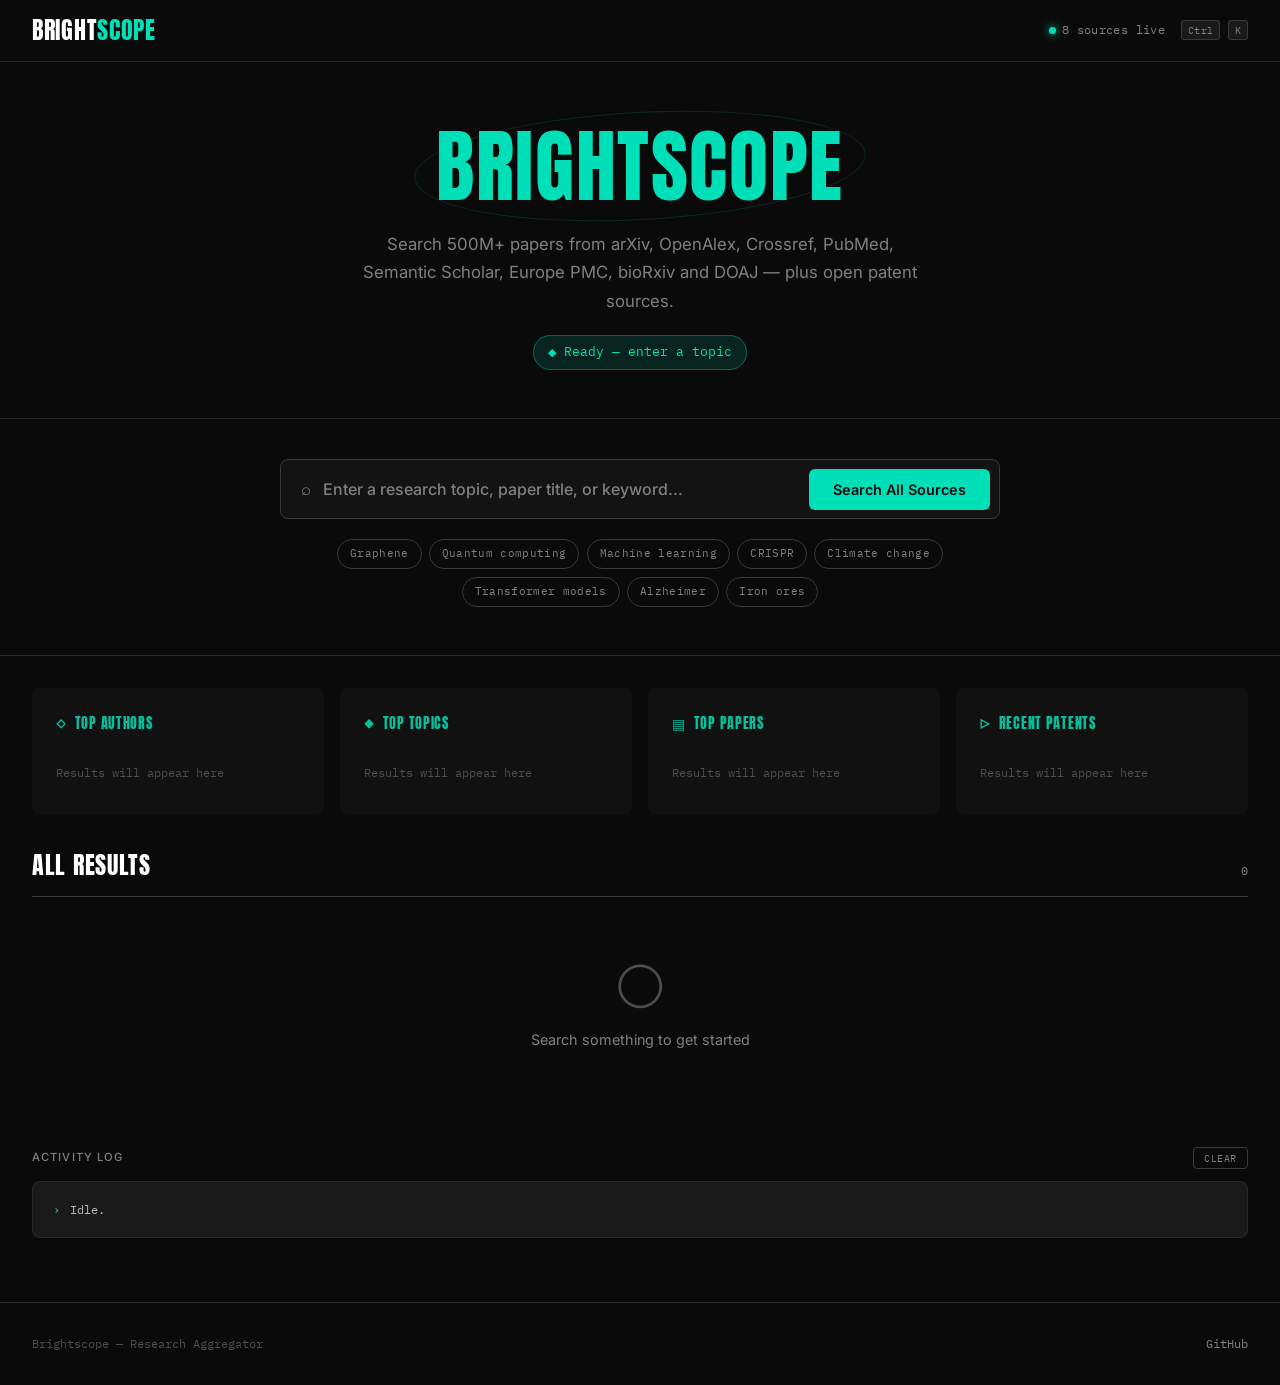
<file: index.html>
<!DOCTYPE html>
<html lang="en">
<head>
<meta charset="UTF-8">
<meta name="viewport" content="width=device-width,initial-scale=1">
<title>BrightScope — Research Paper Search</title>
<link rel="preconnect" href="https://fonts.googleapis.com">
<link rel="preconnect" href="https://fonts.gstatic.com" crossorigin>
<link href="https://fonts.googleapis.com/css2?family=Anton&family=Inter:wght@400;500;600;700&family=IBM+Plex+Mono:wght@400;500;600&display=swap" rel="stylesheet">
<style>
:root {
  --bg:#0a0a0a;--bg2:#111;--bg3:#1a1a1a;--surface:#131313;--surface2:#1a1a1a;
  --border:#2a2a2a;--border2:#3a3a3a;--border3:#525252;
  --text:#fff;--text2:#b8b8b8;--text3:#808080;--text4:#4d4d4d;
  --teal:#00e0b8;--teal2:#00b894;--teal-dim:rgba(0,224,184,0.12);--teal-border:rgba(0,224,184,0.35);
  --mono:'IBM Plex Mono',ui-monospace,monospace;
  --sans:'Inter',-apple-system,BlinkMacSystemFont,sans-serif;
  --display:'Anton','Inter',sans-serif;
  --radius:8px;--transition:0.15s ease;
}
*,*::before,*::after{box-sizing:border-box;margin:0;padding:0}
html{scroll-behavior:smooth}
body{font-family:var(--sans);background:var(--bg);color:var(--text);min-height:100vh;overflow-x:hidden;font-size:15px;line-height:1.6;-webkit-font-smoothing:antialiased}
::-webkit-scrollbar{width:10px;height:10px}
::-webkit-scrollbar-track{background:var(--bg)}
::-webkit-scrollbar-thumb{background:var(--border2);border-radius:5px}
::-webkit-scrollbar-thumb:hover{background:var(--border3)}
header{display:flex;align-items:center;justify-content:space-between;padding:1.15rem 2rem;background:var(--bg);border-bottom:1px solid var(--border);position:sticky;top:0;z-index:100}
.logo{font-family:var(--display);font-size:1.5rem;font-weight:400;letter-spacing:0.03em;text-transform:uppercase;color:var(--text);line-height:1}
.logo span{color:var(--teal)}
.header-right{display:flex;align-items:center;gap:1rem;font-family:var(--mono);font-size:0.72rem;color:var(--text3);letter-spacing:0.03em}
.status-dot{width:7px;height:7px;border-radius:50%;background:var(--teal);display:inline-block;margin-right:6px;box-shadow:0 0 8px var(--teal);animation:blink 2s ease-in-out infinite}
@keyframes blink{0%,100%{opacity:1}50%{opacity:0.3}}
kbd{font-family:var(--mono);font-size:0.65rem;padding:2px 6px;border-radius:3px;background:var(--surface2);border:1px solid var(--border2);color:var(--text3)}
.hero{position:relative;padding:4rem 2rem 3rem;text-align:center;border-bottom:1px solid var(--border);overflow:hidden;min-height:280px;transition:min-height 0.4s ease}
.hero.has-image{min-height:380px}
.hero-image{position:absolute;inset:0;z-index:0;animation:fadeIn 0.6s ease-out}
.hero-image img{width:100%;height:100%;object-fit:cover;opacity:0.28;filter:grayscale(0.7) contrast(1.15) brightness(0.9)}
.hero-image-overlay{position:absolute;inset:0;background:radial-gradient(ellipse at center,transparent 0%,rgba(10,10,10,0.6) 50%,var(--bg) 85%)}
@keyframes fadeIn{from{opacity:0}to{opacity:1}}
.hero-content{position:relative;z-index:1;max-width:800px;margin:0 auto}
.hero h1{font-family:var(--display);font-size:clamp(2.5rem,7vw,5rem);font-weight:400;line-height:1;letter-spacing:0.02em;text-transform:uppercase;color:var(--teal);margin-bottom:1.5rem}
.hero h1 .halo{display:inline-block;position:relative}
.hero h1 .halo::after{content:'';position:absolute;inset:-14px -22px;border:1px solid var(--teal);border-radius:50%;opacity:0.15;transform:rotate(-3deg)}
.hero p{font-size:1.05rem;color:var(--text3);max-width:560px;margin:0 auto 1.25rem;line-height:1.7}
.hero-status{font-family:var(--mono);font-size:0.8rem;color:var(--teal);display:inline-flex;align-items:center;gap:0.5rem;padding:6px 14px;border:1px solid var(--teal-border);border-radius:100px;background:var(--teal-dim)}
.hero-status::before{content:'◆';font-size:0.7rem;color:var(--teal)}
.search-section{padding:2.5rem 2rem 3rem;background:var(--bg);border-bottom:1px solid var(--border)}
.search-wrap{max-width:720px;margin:0 auto}
.search-box{display:flex;align-items:center;background:var(--surface);border:1px solid var(--border2);border-radius:var(--radius);padding:0.55rem 0.55rem 0.55rem 1.25rem;gap:0.75rem;transition:border-color var(--transition)}
.search-box:focus-within{border-color:var(--teal)}
.search-icon{color:var(--text3);font-size:1.05rem;flex-shrink:0}
.search-input{flex:1;background:none;border:none;outline:none;color:var(--text);font-family:var(--sans);font-size:1rem;font-weight:500}
.search-input::placeholder{color:var(--text3)}
.clear-input{background:none;border:none;color:var(--text3);cursor:pointer;font-size:0.9rem;padding:4px 8px;border-radius:4px;transition:all var(--transition);display:none}
.clear-input:hover{color:var(--text);background:var(--surface2)}
.clear-input.visible{display:block}
.search-btn{display:inline-flex;align-items:center;gap:0.5rem;padding:0.75rem 1.5rem;background:var(--teal);color:var(--bg);font-family:var(--sans);font-size:0.9rem;font-weight:600;border:none;border-radius:6px;cursor:pointer;transition:transform var(--transition),background var(--transition);flex-shrink:0}
.search-btn:hover:not(:disabled){background:var(--teal2)}
.search-btn:active:not(:disabled){transform:scale(0.97)}
.search-btn:disabled{opacity:0.6;cursor:not-allowed}
.btn-spin{width:14px;height:14px;border:2px solid rgba(0,0,0,0.25);border-top-color:var(--bg);border-radius:50%;animation:spin 0.6s linear infinite;display:none}
@keyframes spin{to{transform:rotate(360deg)}}
.suggestions{display:flex;flex-wrap:wrap;gap:0.45rem;justify-content:center;margin-top:1.25rem}
.sug{font-family:var(--mono);font-size:0.7rem;letter-spacing:0.03em;padding:5px 12px;border-radius:100px;background:transparent;border:1px solid var(--border2);color:var(--text3);cursor:pointer;transition:all var(--transition)}
.sug:hover{border-color:var(--teal);color:var(--teal);background:var(--teal-dim)}
.sug:active{transform:scale(0.96)}
.main{max-width:1280px;margin:0 auto;padding:2rem}
.stats-grid{display:grid;grid-template-columns:repeat(4,1fr);gap:1rem;margin-bottom:2rem}
@media(max-width:900px){.stats-grid{grid-template-columns:repeat(2,1fr)}}
@media(max-width:520px){.stats-grid{grid-template-columns:1fr}}
.stat-card{background:var(--bg2);border:none;border-radius:var(--radius);padding:1.5rem;transition:background var(--transition),transform var(--transition),box-shadow var(--transition)}
.stat-card:hover{background:var(--surface);transform:translateY(-2px);box-shadow:0 8px 24px rgba(0,0,0,0.3)}
.stat-header{display:flex;align-items:center;gap:0.5rem;font-family:var(--display);font-size:0.9rem;font-weight:400;letter-spacing:0.05em;text-transform:uppercase;color:var(--teal);margin-bottom:1.25rem;opacity:0.85}
.stat-header .icon{font-size:0.9rem}
.stat-list{display:flex;flex-direction:column;gap:0.5rem}
.stat-item{display:flex;justify-content:space-between;align-items:baseline;gap:0.75rem;font-size:0.85rem;padding:5px 8px;line-height:1.4;border-radius:4px;transition:background var(--transition)}
.stat-item.clickable{cursor:pointer}
.stat-item.clickable:hover{background:var(--surface)}
.stat-item.clickable:hover .name{color:var(--teal)}
.stat-item .name{color:var(--text);font-weight:500;overflow:hidden;text-overflow:ellipsis;white-space:nowrap;flex:1;transition:color var(--transition)}
.stat-item .count{font-family:var(--mono);font-size:0.68rem;color:var(--text4);flex-shrink:0;padding-top:1px}
.stat-empty{font-family:var(--mono);font-size:0.75rem;color:var(--text4);padding:0.5rem 0}

/* ─── TIMELINE ─── */
.timeline-section{
  background:var(--bg2);
  border-radius:var(--radius);
  padding:1.75rem 1.75rem 1.5rem;
  margin-bottom:2rem;
  display:none;
  animation:slideIn 0.3s ease both;
}
.timeline-section.visible{display:block}
.timeline-header{
  display:flex;align-items:center;justify-content:space-between;
  flex-wrap:wrap;gap:0.75rem;margin-bottom:1.5rem;
}
.timeline-title{
  font-family:var(--display);font-size:1rem;font-weight:400;
  letter-spacing:0.05em;text-transform:uppercase;
  color:var(--teal);opacity:0.85;
}
.timeline-meta{
  font-family:var(--mono);font-size:0.72rem;
  color:var(--text3);display:flex;gap:1rem;flex-wrap:wrap;
}
.timeline-meta b{color:var(--text);font-weight:500}
.timeline-clear{
  font-family:var(--mono);font-size:0.65rem;
  padding:3px 10px;border-radius:4px;
  background:transparent;border:1px solid var(--teal-border);
  color:var(--teal);cursor:pointer;
  transition:all var(--transition);
  letter-spacing:0.05em;text-transform:uppercase;
}
.timeline-clear:hover{background:var(--teal-dim)}

.timeline-bars{
  display:flex;align-items:flex-end;
  gap:4px;height:140px;
  padding-bottom:0.5rem;
  border-bottom:1px solid var(--border);
  overflow-x:auto;
}
.year-bar{
  flex:1;min-width:20px;
  display:flex;flex-direction:column;
  align-items:center;justify-content:flex-end;
  height:100%;position:relative;cursor:pointer;
  transition:opacity var(--transition);
}
.year-bar.dimmed{opacity:0.25}
.year-bar:hover .year-fill{background:var(--teal2)}
.year-bar.selected .year-fill{background:var(--teal)}
.year-bar.selected .year-label{color:var(--teal);font-weight:600}
.year-fill{
  width:100%;background:var(--border3);
  border-radius:3px 3px 0 0;
  transition:background var(--transition), height 0.4s ease;
  min-height:2px;
}
.year-count{
  position:absolute;top:-22px;
  font-family:var(--mono);font-size:0.62rem;
  color:var(--text3);
  opacity:0;
  transition:opacity var(--transition);
}
.year-bar:hover .year-count{opacity:1}
.year-label{
  font-family:var(--mono);font-size:0.62rem;
  color:var(--text4);margin-top:0.5rem;
  white-space:nowrap;transition:color var(--transition);
}
.year-bar:hover .year-label{color:var(--text2)}

/* ─── RESULTS ─── */
.results-header{display:flex;align-items:baseline;justify-content:space-between;padding-bottom:0.75rem;margin-bottom:0;border-bottom:1px solid var(--border2);flex-wrap:wrap;gap:0.75rem}
.results-header h2{font-family:var(--display);font-size:1.5rem;font-weight:400;letter-spacing:0.03em;text-transform:uppercase}
.results-meta{display:flex;align-items:center;gap:0.75rem;font-family:var(--mono);font-size:0.72rem;color:var(--text3);flex-wrap:wrap}
.source-chip{padding:2px 8px;border-radius:3px;background:var(--surface);border:1px solid var(--border);color:var(--text3);cursor:pointer;transition:all var(--transition)}
.source-chip:hover{border-color:var(--teal);color:var(--teal)}
.source-chip.active{border-color:var(--teal);color:var(--teal);background:var(--teal-dim)}
.results-list{display:flex;flex-direction:column;gap:0}
.result-card{background:transparent;border:none;border-bottom:1px solid var(--border);border-radius:0;padding:1.25rem 0.25rem;transition:padding var(--transition);animation:slideIn 0.25s ease both;position:relative}
.result-card::before{content:'';position:absolute;left:-12px;top:1.25rem;bottom:1.25rem;width:2px;background:transparent;transition:background var(--transition);border-radius:2px}
.result-card:hover{padding-left:1rem}
.result-card:hover::before{background:var(--teal)}
@keyframes slideIn{from{opacity:0;transform:translateY(-4px)}to{opacity:1;transform:translateY(0)}}
.result-top{display:flex;justify-content:space-between;align-items:flex-start;gap:1rem;margin-bottom:0.65rem;flex-wrap:wrap}
.result-title{font-family:var(--sans);font-size:1rem;font-weight:600;color:var(--text);line-height:1.4;flex:1;min-width:0}
.result-title a{color:inherit;text-decoration:none}
.result-title a:hover{color:var(--teal)}
.type-badge{font-family:var(--mono);font-size:0.62rem;letter-spacing:0.05em;text-transform:uppercase;font-weight:500;padding:3px 9px;border-radius:4px;border:1px solid var(--border2);color:var(--text2);flex-shrink:0}
.type-badge.paper{border-color:var(--teal-border);color:var(--teal);background:var(--teal-dim)}
.type-badge.patent{color:var(--text2)}
.result-meta{display:flex;flex-wrap:wrap;gap:1rem;font-family:var(--mono);font-size:0.72rem;color:var(--text3);margin-bottom:0.5rem}
.result-meta .sep::before{content:'•';margin-right:1rem;color:var(--text4)}
.result-meta b{color:var(--text2);font-weight:500}
.result-abstract{font-size:0.85rem;color:var(--text3);line-height:1.6;margin-bottom:0.65rem}
.result-actions{display:flex;gap:0.5rem;flex-wrap:wrap}
.result-actions a,.result-actions button{font-family:var(--mono);font-size:0.7rem;letter-spacing:0.03em;padding:6px 12px;border-radius:5px;background:transparent;border:1px solid var(--border2);color:var(--text2);text-decoration:none;cursor:pointer;transition:all var(--transition)}
.result-actions a:hover,.result-actions button:hover{border-color:var(--teal);color:var(--teal);background:var(--teal-dim)}
.result-actions a:active,.result-actions button:active{transform:scale(0.96)}
.empty-state{text-align:center;padding:4rem 2rem;color:var(--text3)}
.empty-icon{font-size:2rem;margin-bottom:1rem;color:var(--text4)}
.empty-state p{font-size:0.9rem}
.log-section{max-width:1280px;margin:0 auto;padding:0 2rem 4rem}
.log-header{display:flex;align-items:center;justify-content:space-between;font-family:var(--sans);font-size:0.7rem;font-weight:500;letter-spacing:0.1em;text-transform:uppercase;color:var(--text3);margin-bottom:0.75rem}
.log-clear{font-family:var(--mono);font-size:0.65rem;padding:3px 10px;border-radius:4px;background:transparent;border:1px solid var(--border2);color:var(--text3);cursor:pointer;transition:all var(--transition);letter-spacing:0.05em;text-transform:uppercase}
.log-clear:hover{border-color:var(--teal);color:var(--teal)}
.log-clear:active{transform:scale(0.96)}
.log-box{background:var(--bg3);border:1px solid var(--border);border-radius:var(--radius);padding:1rem 1.25rem;font-family:var(--mono);font-size:0.78rem;color:var(--text2);line-height:1.8;max-height:220px;overflow-y:auto}
.log-line{display:flex;gap:0.6rem;align-items:flex-start}
.log-line .prefix{color:var(--teal);flex-shrink:0}
.log-line.warn .prefix{color:#f5c518}
.log-line.err .prefix{color:#ff3355}
.footer{max-width:1280px;margin:0 auto;padding:2rem;border-top:1px solid var(--border);font-family:var(--mono);font-size:0.72rem;color:var(--text4);display:flex;justify-content:space-between;flex-wrap:wrap;gap:1rem}
.footer a{color:var(--text3);text-decoration:none}
.footer a:hover{color:var(--teal)}
.toast{position:fixed;bottom:1.5rem;right:1.5rem;background:var(--surface2);border:1px solid var(--border2);border-left:3px solid var(--teal);color:var(--text);font-family:var(--mono);font-size:0.78rem;padding:0.75rem 1.1rem;border-radius:6px;box-shadow:0 12px 32px rgba(0,0,0,0.6);transform:translateY(60px);opacity:0;transition:all 0.25s ease;z-index:9999;pointer-events:none}
.toast.show{transform:translateY(0);opacity:1}
@media(max-width:700px){
  header{padding:0.9rem 1.25rem}
  .logo{font-size:1.25rem}
  .hero{padding:3rem 1.25rem 2rem}
  .hero h1{font-size:2.5rem}
  .search-section{padding:1.75rem 1.25rem 2rem}
  .main{padding:1.25rem}
  .log-section{padding:0 1.25rem 3rem}
  .search-box{flex-direction:column;padding:0.75rem;gap:0.5rem}
  .search-box .search-icon{display:none}
  .search-input{width:100%;padding:0.5rem 0.75rem}
  .search-btn{width:100%;justify-content:center}
  .header-right kbd{display:none}
  .timeline-section{padding:1.25rem}
  .timeline-bars{height:110px}
}
</style>
</head>
<body>

<header>
  <div class="logo">Bright<span>scope</span></div>
  <div class="header-right">
    <span><span class="status-dot"></span>8 sources live</span>
    <span><kbd>Ctrl</kbd> <kbd>K</kbd></span>
  </div>
</header>

<section class="hero" id="hero">
  <div class="hero-image" id="heroImage" style="display:none">
    <img id="heroImageImg" alt="">
    <div class="hero-image-overlay"></div>
  </div>
  <div class="hero-content">
    <h1><span class="halo">Brightscope</span></h1>
    <p>Search 500M+ papers from arXiv, OpenAlex, Crossref, PubMed, Semantic Scholar, Europe PMC, bioRxiv and DOAJ — plus open patent sources.</p>
    <div class="hero-status" id="heroStatus">Ready — enter a topic</div>
  </div>
</section>

<section class="search-section">
  <div class="search-wrap">
    <div class="search-box">
      <span class="search-icon">⌕</span>
      <input class="search-input" id="searchInput" placeholder="Enter a research topic, paper title, or keyword..." autocomplete="off">
      <button class="clear-input" id="clearBtn" onclick="clearInput()" title="Clear">✕</button>
      <button class="search-btn" id="searchBtn" onclick="runSearch()">
        <div class="btn-spin" id="btnSpin"></div>
        <span id="btnText">Search All Sources</span>
      </button>
    </div>
    <div class="suggestions">
      <span class="sug" onclick="quickSearch(this)">Graphene</span>
      <span class="sug" onclick="quickSearch(this)">Quantum computing</span>
      <span class="sug" onclick="quickSearch(this)">Machine learning</span>
      <span class="sug" onclick="quickSearch(this)">CRISPR</span>
      <span class="sug" onclick="quickSearch(this)">Climate change</span>
      <span class="sug" onclick="quickSearch(this)">Transformer models</span>
      <span class="sug" onclick="quickSearch(this)">Alzheimer</span>
      <span class="sug" onclick="quickSearch(this)">Iron ores</span>
    </div>
  </div>
</section>

<main class="main">

  <!-- Timeline -->
  <div class="timeline-section" id="timelineSection">
    <div class="timeline-header">
      <div class="timeline-title">Publication Timeline</div>
      <div class="timeline-meta" id="timelineMeta"></div>
    </div>
    <div class="timeline-bars" id="timelineBars"></div>
  </div>

  <div class="stats-grid">
    <div class="stat-card">
      <div class="stat-header"><span class="icon">◇</span>Top Authors</div>
      <div class="stat-list" id="authorsList"><div class="stat-empty">Results will appear here</div></div>
    </div>
    <div class="stat-card">
      <div class="stat-header"><span class="icon">◆</span>Top Topics</div>
      <div class="stat-list" id="topicsList"><div class="stat-empty">Results will appear here</div></div>
    </div>
    <div class="stat-card">
      <div class="stat-header"><span class="icon">▤</span>Top Papers</div>
      <div class="stat-list" id="papersList"><div class="stat-empty">Results will appear here</div></div>
    </div>
    <div class="stat-card">
      <div class="stat-header"><span class="icon">▷</span>Recent Patents</div>
      <div class="stat-list" id="patentsList"><div class="stat-empty">Results will appear here</div></div>
    </div>
  </div>

  <div class="results-header">
    <h2>All Results</h2>
    <div class="results-meta" id="resultsMeta">
      <span id="resultsCount">0</span>
    </div>
  </div>
  <div class="results-list" id="resultsList">
    <div class="empty-state">
      <div class="empty-icon">◯</div>
      <p>Search something to get started</p>
    </div>
  </div>
</main>

<section class="log-section">
  <div class="log-header">
    <span>Activity Log</span>
    <button class="log-clear" onclick="clearLog()">Clear</button>
  </div>
  <div class="log-box" id="logBox">
    <div class="log-line"><span class="prefix">›</span><span>Idle.</span></div>
  </div>
</section>

<footer class="footer">
  <div>Brightscope — Research Aggregator</div>
  <div><a href="https://github.com/Gitcoder12/Brightscope" target="_blank" rel="noopener">GitHub</a></div>
</footer>

<div class="toast" id="toast"></div>

<script>
// ═══════════════════════════════════════════════════════════
//  STATE
// ═══════════════════════════════════════════════════════════
let allResults = [];
let filteredResults = [];
let lastQuery = '';
let selectedYear = null;
let selectedSource = null;

// ═══════════════════════════════════════════════════════════
//  LOGGING
// ═══════════════════════════════════════════════════════════
function log(msg, type) {
  const box = document.getElementById('logBox');
  const line = document.createElement('div');
  line.className = 'log-line' + (type ? ' ' + type : '');
  const prefix = type === 'err' ? '✗' : type === 'warn' ? '!' : '›';
  line.innerHTML = `<span class="prefix">${prefix}</span><span>${escapeHtml(msg)}</span>`;
  box.appendChild(line);
  box.scrollTop = box.scrollHeight;
}
function clearLog() {
  document.getElementById('logBox').innerHTML = '<div class="log-line"><span class="prefix">›</span><span>Idle.</span></div>';
}

// ═══════════════════════════════════════════════════════════
//  HELPERS
// ═══════════════════════════════════════════════════════════
function escapeHtml(s) {
  if (s === undefined || s === null) return '';
  return String(s)
    .replace(/&/g,'&amp;').replace(/</g,'&lt;').replace(/>/g,'&gt;')
    .replace(/"/g,'&quot;').replace(/'/g,'&#39;');
}
function stripHtml(s) {
  const tmp = document.createElement('div');
  tmp.innerHTML = s;
  return tmp.textContent || tmp.innerText || '';
}
function setHeroStatus(text, isWorking) {
  const el = document.getElementById('heroStatus');
  el.textContent = text;
  el.style.color = isWorking ? '#00e0b8' : '';
}
function setBusy(on) {
  document.getElementById('searchBtn').disabled = on;
  document.getElementById('btnSpin').style.display = on ? 'block' : 'none';
  document.getElementById('btnText').textContent = on ? 'Searching...' : 'Search All Sources';
}
let _toastTimer;
function toast(msg) {
  const t = document.getElementById('toast');
  t.textContent = msg;
  t.classList.add('show');
  clearTimeout(_toastTimer);
  _toastTimer = setTimeout(() => t.classList.remove('show'), 2200);
}
function clearInput() {
  const input = document.getElementById('searchInput');
  input.value = '';
  input.focus();
  updateClearBtn();
}
function updateClearBtn() {
  const btn = document.getElementById('clearBtn');
  btn.classList.toggle('visible', Boolean(document.getElementById('searchInput').value));
}

// ═══════════════════════════════════════════════════════════
//  CORS-PROXY FETCH CHAIN
// ═══════════════════════════════════════════════════════════
const CORS_PROXIES = [
  { name: 'direct',     build: url => url },
  { name: 'allorigins', build: url => `https://api.allorigins.win/raw?url=${encodeURIComponent(url)}` },
  { name: 'codetabs',   build: url => `https://api.codetabs.com/v1/proxy?quest=${encodeURIComponent(url)}` },
  { name: 'corsproxy',  build: url => `https://corsproxy.io/?${encodeURIComponent(url)}` },
];

async function fetchWithProxy(targetUrl, options = {}) {
  let lastErr = null;
  for (const proxy of CORS_PROXIES) {
    try {
      const url = proxy.build(targetUrl);
      const res = await fetch(url, { ...options, signal: AbortSignal.timeout(15000) });
      if (res.ok) return { res, proxy: proxy.name };
      lastErr = new Error(`${proxy.name} HTTP ${res.status}`);
    } catch (e) { lastErr = e; }
  }
  throw lastErr || new Error('All proxies failed');
}

// ═══════════════════════════════════════════════════════════
//  TOPIC IMAGE (Wikipedia)
// ═══════════════════════════════════════════════════════════
async function fetchTopicImage(topic) {
  try {
    const url = `https://en.wikipedia.org/api/rest_v1/page/summary/${encodeURIComponent(topic)}`;
    const res = await fetch(url, { headers: { 'Accept': 'application/json' } });
    if (!res.ok) return null;
    const data = await res.json();
    return data.originalimage?.source || data.thumbnail?.source || null;
  } catch { return null; }
}
async function updateHeroImage(topic) {
  const heroEl = document.getElementById('hero');
  const imgWrap = document.getElementById('heroImage');
  const imgEl = document.getElementById('heroImageImg');
  heroEl.classList.remove('has-image');
  imgWrap.style.display = 'none';
  imgEl.src = '';
  if (!topic) return;
  const imgUrl = await fetchTopicImage(topic);
  if (!imgUrl) return;
  imgEl.onload = () => { imgWrap.style.display = 'block'; heroEl.classList.add('has-image'); };
  imgEl.onerror = () => { imgWrap.style.display = 'none'; heroEl.classList.remove('has-image'); };
  imgEl.src = imgUrl;
}

// ═══════════════════════════════════════════════════════════
//  SEARCH FLOW
// ═══════════════════════════════════════════════════════════
function quickSearch(el) {
  document.getElementById('searchInput').value = el.textContent;
  updateClearBtn();
  runSearch();
}

async function runSearch() {
  const query = document.getElementById('searchInput').value.trim();
  if (!query) return;
  lastQuery = query;
  selectedYear = null;
  selectedSource = null;
  try { localStorage.setItem('brightscope_last', query); } catch {}

  clearLog();
  allResults = [];
  filteredResults = [];
  setBusy(true);
  setHeroStatus(`Searching for "${query}"...`, true);
  log(`Searching for "${query}" across 8 sources...`);

  updateHeroImage(query);
  const t0 = performance.now();

  resetStatCard('authorsList');
  resetStatCard('topicsList');
  resetStatCard('papersList');
  resetStatCard('patentsList');
  document.getElementById('timelineSection').classList.remove('visible');

  // Fire all sources in parallel — each independently fails gracefully
  const [arxiv, openalex, crossref, pubmed, semanticscholar, europepmc, biorxiv, doaj, patents] = await Promise.all([
    fetchArxiv(query),
    fetchOpenAlex(query),
    fetchCrossref(query),
    fetchPubMed(query),
    fetchSemanticScholar(query),
    fetchEuropePMC(query),
    fetchBiorxiv(query),
    fetchDoaj(query),
    buildPatentLinks(query),
  ]);

  allResults = dedupe([
    ...arxiv, ...openalex, ...crossref, ...pubmed,
    ...semanticscholar, ...europepmc, ...biorxiv, ...doaj,
    ...patents,
  ]);
  filteredResults = [...allResults];

  const elapsed = ((performance.now() - t0) / 1000).toFixed(1);
  const paperCount = allResults.filter(r => r.type === 'paper').length;
  const patentCount = patents.length;
  log(`Done in ${elapsed}s · ${paperCount} papers + ${patentCount} patent links`, 'ok');

  renderAll();
  setHeroStatus(`${allResults.length} results for "${query}"`, false);
  setBusy(false);
}

function resetStatCard(id) {
  document.getElementById(id).innerHTML = '<div class="stat-empty">Results will appear here</div>';
}

function normalizeTitle(t) {
  return String(t || '').toLowerCase().replace(/[^a-z0-9]+/g, ' ').trim().slice(0, 80);
}
function dedupe(items) {
  const seen = new Set();
  const out = [];
  for (const it of items) {
    const key = it.type === 'paper' ? normalizeTitle(it.title) : 'patent:' + it.url;
    if (!key || seen.has(key)) continue;
    seen.add(key);
    out.push(it);
  }
  return out;
}

// ═══════════════════════════════════════════════════════════
//  SOURCE: arXiv
// ═══════════════════════════════════════════════════════════
async function fetchArxiv(query) {
  try {
    const target = `https://export.arxiv.org/api/query?search_query=all:${encodeURIComponent(query)}&max_results=30&sortBy=relevance`;
    const { res, proxy } = await fetchWithProxy(target, { headers: { 'Accept': 'application/atom+xml' } });
    const text = await res.text();
    const xml = new DOMParser().parseFromString(text, 'text/xml');
    const entries = Array.from(xml.querySelectorAll('entry'));
    log(`arXiv: ${entries.length} (via ${proxy})`, 'ok');
    return entries.map(e => {
      const id = e.querySelector('id')?.textContent?.trim() || '';
      const arxivId = id.split('/abs/').pop();
      return {
        type: 'paper', source: 'arXiv',
        title: e.querySelector('title')?.textContent?.trim().replace(/\s+/g, ' ') || '',
        authors: Array.from(e.querySelectorAll('author > name')).map(n => n.textContent.trim()),
        year: e.querySelector('published')?.textContent?.slice(0, 4) ? parseInt(e.querySelector('published').textContent.slice(0, 4)) : null,
        venue: 'arXiv preprint',
        abstract: e.querySelector('summary')?.textContent?.trim().replace(/\s+/g, ' ').slice(0, 320) || null,
        url: id || null,
        pdf: e.querySelector('link[title="pdf"]')?.getAttribute('href') || null,
        scholarUrl: null, arxivId,
      };
    }).filter(r => r.title);
  } catch (e) { log(`arXiv failed: ${e.message}`, 'err'); return []; }
}

// ═══════════════════════════════════════════════════════════
//  SOURCE: OpenAlex
// ═══════════════════════════════════════════════════════════
async function fetchOpenAlex(query) {
  try {
    const url = `https://api.openalex.org/works?search=${encodeURIComponent(query)}&per_page=50&mailto=brightscope@example.com`;
    const res = await fetch(url);
    if (!res.ok) throw new Error(`HTTP ${res.status}`);
    const data = await res.json();
    const items = data.results || [];
    log(`OpenAlex: ${items.length}`, 'ok');
    return items.map(it => {
      const doi = it.doi ? it.doi.replace('https://doi.org/', '') : null;
      return {
        type: 'paper', source: 'OpenAlex',
        title: (it.display_name || it.title || '').trim(),
        authors: (it.authorships || []).map(a => a.author?.display_name).filter(Boolean),
        year: it.publication_year || null,
        venue: it.primary_location?.source?.display_name || null,
        abstract: it.abstract_inverted_index ? invertedToAbstract(it.abstract_inverted_index).slice(0, 320) : null,
        doi, url: it.doi || it.id,
        citedBy: it.cited_by_count || 0,
        scholarUrl: it.display_name ? `https://scholar.google.com/scholar?q=${encodeURIComponent(it.display_name)}` : null,
      };
    }).filter(r => r.title);
  } catch (e) { log(`OpenAlex failed: ${e.message}`, 'err'); return []; }
}
function invertedToAbstract(inv) {
  if (!inv || typeof inv !== 'object') return '';
  const words = [];
  for (const [word, positions] of Object.entries(inv)) {
    for (const pos of positions) words[pos] = word;
  }
  return words.filter(Boolean).join(' ');
}

// ═══════════════════════════════════════════════════════════
//  SOURCE: Crossref
// ═══════════════════════════════════════════════════════════
async function fetchCrossref(query) {
  try {
    const url = `https://api.crossref.org/works?query=${encodeURIComponent(query)}&rows=50&select=title,author,issued,abstract,DOI,container-title,type`;
    const res = await fetch(url, { headers: { 'Accept': 'application/json' } });
    if (!res.ok) throw new Error(`HTTP ${res.status}`);
    const data = await res.json();
    const items = data.message?.items || [];
    log(`Crossref: ${items.length}`, 'ok');
    return items
      .filter(it => it.title && it.title.length && it.type !== 'dataset')
      .map(it => ({
        type: 'paper', source: 'Crossref',
        title: it.title[0],
        authors: (it.author || []).map(a => [a.given, a.family].filter(Boolean).join(' ')).filter(Boolean),
        year: it.issued?.['date-parts']?.[0]?.[0] || null,
        venue: it['container-title']?.[0] || null,
        abstract: it.abstract ? stripHtml(it.abstract).slice(0, 320) : null,
        doi: it.DOI,
        url: it.DOI ? `https://doi.org/${it.DOI}` : null,
        scholarUrl: `https://scholar.google.com/scholar?q=${encodeURIComponent(it.title[0])}`,
      }));
  } catch (e) { log(`Crossref failed: ${e.message}`, 'err'); return []; }
}

// ═══════════════════════════════════════════════════════════
//  SOURCE: PubMed
// ═══════════════════════════════════════════════════════════
async function fetchPubMed(query) {
  try {
    const searchUrl = `https://eutils.ncbi.nlm.nih.gov/entrez/eutils/esearch.fcgi?db=pubmed&term=${encodeURIComponent(query)}&retmode=json&retmax=30`;
    const { res: searchRes, proxy } = await fetchWithProxy(searchUrl);
    const searchData = await searchRes.json();
    const ids = searchData.esearchresult?.idlist || [];
    if (!ids.length) { log(`PubMed: 0`, 'ok'); return []; }
    const summaryUrl = `https://eutils.ncbi.nlm.nih.gov/entrez/eutils/esummary.fcgi?db=pubmed&id=${ids.join(',')}&retmode=json`;
    const { res: summaryRes } = await fetchWithProxy(summaryUrl);
    const summaryData = await summaryRes.json();
    const result = summaryData.result || {};
    const papers = ids.map(id => result[id]).filter(Boolean);
    log(`PubMed: ${papers.length} (via ${proxy})`, 'ok');
    return papers.map(p => {
      const doi = (p.articleids || []).find(x => x.idtype === 'doi')?.value || null;
      return {
        type: 'paper', source: 'PubMed',
        title: p.title?.replace(/<[^>]*>/g, '').trim() || '',
        authors: (p.authors || []).map(a => a.name).filter(Boolean),
        year: p.pubdate ? parseInt(p.pubdate.slice(0, 4)) || null : null,
        venue: p.fulljournalname || p.source || null,
        abstract: null, doi,
        url: `https://pubmed.ncbi.nlm.nih.gov/${p.uid}/`,
        scholarUrl: p.title ? `https://scholar.google.com/scholar?q=${encodeURIComponent(p.title)}` : null,
        pubmedId: p.uid,
      };
    }).filter(r => r.title);
  } catch (e) { log(`PubMed failed: ${e.message}`, 'err'); return []; }
}

// ═══════════════════════════════════════════════════════════
//  SOURCE: Semantic Scholar  (200M+ papers, CORS enabled)
// ═══════════════════════════════════════════════════════════
async function fetchSemanticScholar(query) {
  try {
    const url = `https://api.semanticscholar.org/graph/v1/paper/search?query=${encodeURIComponent(query)}&limit=30&fields=title,authors,year,abstract,externalIds,venue,citationCount,openAccessPdf`;
    const res = await fetch(url);
    if (!res.ok) throw new Error(`HTTP ${res.status}`);
    const data = await res.json();
    const items = data.data || [];
    log(`Semantic Scholar: ${items.length}`, 'ok');
    return items.map(it => {
      const doi = it.externalIds?.DOI || null;
      const arxivId = it.externalIds?.ArXiv || null;
      let url = null;
      if (doi) url = `https://doi.org/${doi}`;
      else if (arxivId) url = `https://arxiv.org/abs/${arxivId}`;
      return {
        type: 'paper', source: 'Semantic Scholar',
        title: (it.title || '').trim(),
        authors: (it.authors || []).map(a => a.name).filter(Boolean),
        year: it.year || null,
        venue: it.venue || null,
        abstract: it.abstract ? it.abstract.slice(0, 320) : null,
        doi, arxivId, url,
        citedBy: it.citationCount || 0,
        pdf: it.openAccessPdf?.url || null,
        scholarUrl: it.title ? `https://scholar.google.com/scholar?q=${encodeURIComponent(it.title)}` : null,
      };
    }).filter(r => r.title);
  } catch (e) { log(`Semantic Scholar failed: ${e.message}`, 'err'); return []; }
}

// ═══════════════════════════════════════════════════════════
//  SOURCE: Europe PMC  (open biomedical)
// ═══════════════════════════════════════════════════════════
async function fetchEuropePMC(query) {
  try {
    const url = `https://www.ebi.ac.uk/europepmc/webservices/rest/search?query=${encodeURIComponent(query)}&format=json&pageSize=30&resultType=core`;
    const res = await fetch(url);
    if (!res.ok) throw new Error(`HTTP ${res.status}`);
    const data = await res.json();
    const items = data.resultList?.result || [];
    log(`Europe PMC: ${items.length}`, 'ok');
    return items.map(it => ({
      type: 'paper', source: 'Europe PMC',
      title: (it.title || '').replace(/<[^>]*>/g, '').trim(),
      authors: it.authorString ? it.authorString.split(', ').map(a => a.trim()) : [],
      year: it.pubYear ? parseInt(it.pubYear) : null,
      venue: it.journalTitle || null,
      abstract: it.abstractText ? stripHtml(it.abstractText).slice(0, 320) : null,
      doi: it.doi || null,
      url: it.doi ? `https://doi.org/${it.doi}` : (it.pmid ? `https://pubmed.ncbi.nlm.nih.gov/${it.pmid}/` : null),
      citedBy: it.citedByCount || 0,
      scholarUrl: it.title ? `https://scholar.google.com/scholar?q=${encodeURIComponent(it.title)}` : null,
    })).filter(r => r.title);
  } catch (e) { log(`Europe PMC failed: ${e.message}`, 'err'); return []; }
}

// ═══════════════════════════════════════════════════════════
//  SOURCE: bioRxiv  (life sciences preprints)
// ═══════════════════════════════════════════════════════════
async function fetchBiorxiv(query) {
  try {
    const url = `https://api.biorxiv.org/details/biorxiv/2015-01-01/${new Date().toISOString().slice(0,10)}/0/json`;
    const { res, proxy } = await fetchWithProxy(url);
    const data = await res.json();
    const collection = data.collection || [];
    const q = query.toLowerCase();
    const matches = collection.filter(p =>
      (p.title || '').toLowerCase().includes(q) ||
      (p.abstract || '').toLowerCase().includes(q)
    ).slice(0, 20);
    log(`bioRxiv: ${matches.length} (via ${proxy})`, 'ok');
    return matches.map(p => ({
      type: 'paper', source: 'bioRxiv',
      title: (p.title || '').trim(),
      authors: p.authors ? p.authors.split(';').map(a => a.trim()) : [],
      year: p.date ? parseInt(p.date.slice(0, 4)) : null,
      venue: 'bioRxiv preprint',
      abstract: p.abstract ? p.abstract.slice(0, 320) : null,
      doi: p.doi || null,
      url: p.doi ? `https://doi.org/${p.doi}` : `https://www.biorxiv.org/content/${p.doi}`,
      scholarUrl: p.title ? `https://scholar.google.com/scholar?q=${encodeURIComponent(p.title)}` : null,
    })).filter(r => r.title);
  } catch (e) { log(`bioRxiv failed: ${e.message}`, 'err'); return []; }
}

// ═══════════════════════════════════════════════════════════
//  SOURCE: DOAJ  (open access journals)
// ═══════════════════════════════════════════════════════════
async function fetchDoaj(query) {
  try {
    const url = `https://doaj.org/api/search/articles/${encodeURIComponent(query)}?pageSize=25`;
    const res = await fetch(url);
    if (!res.ok) throw new Error(`HTTP ${res.status}`);
    const data = await res.json();
    const items = data.results || [];
    log(`DOAJ: ${items.length}`, 'ok');
    return items.map(it => {
      const b = it.bibjson || {};
      const doi = (b.identifier || []).find(i => i.type === 'doi')?.id || null;
      return {
        type: 'paper', source: 'DOAJ',
        title: (b.title || '').trim(),
        authors: (b.author || []).map(a => a.name).filter(Boolean),
        year: b.year ? parseInt(b.year) : null,
        venue: b.journal?.title || null,
        abstract: b.abstract ? stripHtml(b.abstract).slice(0, 320) : null,
        doi,
        url: b.link ? b.link[0]?.url : (doi ? `https://doi.org/${doi}` : null),
        scholarUrl: b.title ? `https://scholar.google.com/scholar?q=${encodeURIComponent(b.title)}` : null,
      };
    }).filter(r => r.title);
  } catch (e) { log(`DOAJ failed: ${e.message}`, 'err'); return []; }
}

// ═══════════════════════════════════════════════════════════
//  SOURCE: Patents
// ═══════════════════════════════════════════════════════════
async function buildPatentLinks(query) {
  const q = encodeURIComponent(query);
  return [
    { type: 'patent', source: 'Google Patents',   title: `Search Google Patents for "${query}"`,   description: `Open live patent search results in Google Patents.`,   url: `https://patents.google.com/?q=${q}` },
    { type: 'patent', source: 'USPTO',            title: `Search USPTO for "${query}"`,            description: `Open the USPTO patent search portal.`,              url: `https://ppubs.uspto.gov/pubwebapps/rest/patent/search` },
    { type: 'patent', source: 'WIPO PATENTSCOPE', title: `Search WIPO PATENTSCOPE for "${query}"`, description: `Open WIPO PATENTSCOPE for international patents.`,  url: `https://patentscope.wipo.int/search/en/result.jsf?query=${q}` },
  ];
}

// ═══════════════════════════════════════════════════════════
//  RENDER
// ═══════════════════════════════════════════════════════════
function renderAll() {
  renderTimeline();
  renderStats();
  renderResults();
}

// ─── TIMELINE (year-wise chart) ───
function renderTimeline() {
  const papers = allResults.filter(r => r.type === 'paper' && r.year);
  if (!papers.length) { document.getElementById('timelineSection').classList.remove('visible'); return; }

  const yearCounts = {};
  papers.forEach(p => { yearCounts[p.year] = (yearCounts[p.year] || 0) + 1; });

  const currentYear = new Date().getFullYear();
  const years = Object.keys(yearCounts).map(Number).sort((a, b) => a - b);
  const minYear = Math.max(currentYear - 24, Math.min(...years));
  const maxYear = currentYear;

  const range = [];
  for (let y = minYear; y <= maxYear; y++) {
    range.push({ year: y, count: yearCounts[y] || 0 });
  }

  const maxCount = Math.max(...range.map(r => r.count), 1);

  // Meta stats
  const peak = range.reduce((best, r) => r.count > best.count ? r : best, { year: 0, count: 0 });
  const recentPapers = papers.filter(p => p.year >= currentYear - 4).length;
  const avgYear = Math.round(papers.reduce((s, p) => s + p.year, 0) / papers.length);

  document.getElementById('timelineMeta').innerHTML = `
    <span>Most active: <b>${peak.year} (${peak.count})</b></span>
    <span>Last 5 years: <b>${recentPapers}</b></span>
    <span>Avg year: <b>${avgYear}</b></span>
    ${selectedYear ? `<button class="timeline-clear" onclick="clearYearFilter()">Clear filter ×</button>` : ''}
  `;

  document.getElementById('timelineBars').innerHTML = range.map(r => {
    const height = (r.count / maxCount) * 100;
    const isSelected = selectedYear === r.year;
    const isDimmed = selectedYear && !isSelected;
    return `
      <div class="year-bar ${isSelected ? 'selected' : ''} ${isDimmed ? 'dimmed' : ''}"
           onclick="toggleYearFilter(${r.year})"
           title="${r.year}: ${r.count} papers">
        <span class="year-count">${r.count}</span>
        <div class="year-fill" style="height:${height}%"></div>
        <div class="year-label">${String(r.year).slice(-2)}</div>
      </div>`;
  }).join('');

  document.getElementById('timelineSection').classList.add('visible');
}

function toggleYearFilter(year) {
  if (selectedYear === year) { clearYearFilter(); return; }
  selectedYear = year;
  applyFilters();
  renderTimeline();
}

function clearYearFilter() {
  selectedYear = null;
  applyFilters();
  renderTimeline();
}

function applyFilters() {
  let items = [...allResults];
  if (selectedYear) items = items.filter(r => r.type !== 'paper' || r.year === selectedYear);
  if (selectedSource) items = items.filter(r => r.source === selectedSource);
  filteredResults = items;
  renderResults();
  renderStats();
}

function toggleSourceFilter(src) {
  selectedSource = selectedSource === src ? null : src;
  applyFilters();
}

// ─── STATS ───
function renderStats() {
  const papers = filteredResults.filter(r => r.type === 'paper');
  const patents = filteredResults.filter(r => r.type === 'patent');

  // Top authors
  const authorCount = {};
  papers.forEach(p => (p.authors || []).forEach(a => { if (a) authorCount[a] = (authorCount[a] || 0) + 1; }));
  const topAuthors = Object.entries(authorCount).sort((a,b) => b[1]-a[1]).slice(0, 5);
  document.getElementById('authorsList').innerHTML = topAuthors.length
    ? topAuthors.map(([name, count], i) =>
        `<div class="stat-item clickable" style="animation:slideIn 0.3s ease both;animation-delay:${i*0.04}s" onclick="searchFor(${JSON.stringify(name)})">
          <span class="name">${escapeHtml(name)}</span><span class="count">${count}</span></div>`).join('')
    : '<div class="stat-empty">No authors found</div>';

  // Top topics
  const stop = new Set(['the','a','an','of','in','on','and','or','for','to','with','from','by','at','as','is','are','was','were','this','that','these','those','it','its','be','been','being','has','have','had','do','does','did','but','not','no','can','could','will','would','should','may','might','must','study','research','paper','analysis','article','using','based','via','toward','towards','novel','new','review','results','method','methods']);
  const wordCount = {};
  papers.forEach(p => {
    (p.title || '').toLowerCase().replace(/[^a-z0-9\s-]/g, ' ').split(/\s+/).forEach(w => {
      if (w.length < 4 || stop.has(w)) return;
      wordCount[w] = (wordCount[w] || 0) + 1;
    });
  });
  const topTopics = Object.entries(wordCount).sort((a,b) => b[1]-a[1]).slice(0, 6);
  document.getElementById('topicsList').innerHTML = topTopics.length
    ? topTopics.map(([w, count], i) =>
        `<div class="stat-item clickable" style="animation:slideIn 0.3s ease both;animation-delay:${i*0.04}s" onclick="searchFor(${JSON.stringify(w)})">
          <span class="name">${escapeHtml(w)}</span><span class="count">${count}</span></div>`).join('')
    : '<div class="stat-empty">No topics extracted</div>';

  // Top papers
  const topPapers = papers.slice(0, 5);
  document.getElementById('papersList').innerHTML = topPapers.length
    ? topPapers.map((p, i) =>
        `<div class="stat-item clickable" style="animation:slideIn 0.3s ease both;animation-delay:${i*0.04}s" ${p.url ? `onclick="window.open('${escapeHtml(p.url)}','_blank')"` : ''}>
          <span class="name" title="${escapeHtml(p.title)}">${escapeHtml(p.title.slice(0, 60))}${p.title.length > 60 ? '…' : ''}</span>
          <span class="count">${escapeHtml(p.source)}</span></div>`).join('')
    : '<div class="stat-empty">No papers found</div>';

  // Patents
  document.getElementById('patentsList').innerHTML = patents.length
    ? patents.map((p, i) =>
        `<div class="stat-item clickable" style="animation:slideIn 0.3s ease both;animation-delay:${i*0.04}s" onclick="window.open('${escapeHtml(p.url)}','_blank')">
          <span class="name">${escapeHtml(p.source)}</span><span class="count">Open</span></div>`).join('')
    : '<div class="stat-empty">No patent links</div>';
}

// ─── RESULTS ───
function renderResults() {
  const list = document.getElementById('resultsList');
  const items = filteredResults;

  const sourceCounts = {};
  allResults.forEach(r => { sourceCounts[r.source] = (sourceCounts[r.source] || 0) + 1; });
  const chips = Object.entries(sourceCounts).sort((a,b) => b[1]-a[1]).map(([src, cnt]) =>
    `<span class="source-chip ${selectedSource === src ? 'active' : ''}" onclick="toggleSourceFilter('${escapeHtml(src)}')">${escapeHtml(src)}: ${cnt}</span>`).join('');

  document.getElementById('resultsMeta').innerHTML =
    `<span id="resultsCount">${items.length} result${items.length === 1 ? '' : 's'}${selectedYear ? ` · ${selectedYear}` : ''}</span>${chips}`;

  if (!items.length) {
    list.innerHTML = `<div class="empty-state"><div class="empty-icon">◯</div><p>${allResults.length ? 'No results match the current filter.' : 'No results found.'}</p></div>`;
    return;
  }

  list.innerHTML = items.map((r, i) => {
    const isPatent = r.type === 'patent';
    const metaParts = [];
    if (r.source) metaParts.push(`<b>${escapeHtml(r.source)}</b>`);
    if (r.venue && r.venue !== r.source) metaParts.push(escapeHtml(r.venue));
    if (r.year) metaParts.push(String(r.year));
    if (r.authors && r.authors.length) metaParts.push(escapeHtml(r.authors.slice(0, 2).join(', ')) + (r.authors.length > 2 ? ' et al.' : ''));
    if (r.citedBy) metaParts.push(`${r.citedBy} cited`);

    const actions = [];
    if (r.url) actions.push(`<a href="${escapeHtml(r.url)}" target="_blank" rel="noopener">Open</a>`);
    if (r.pdf) actions.push(`<a href="${escapeHtml(r.pdf)}" target="_blank" rel="noopener">PDF</a>`);
    if (r.scholarUrl) actions.push(`<a href="${escapeHtml(r.scholarUrl)}" target="_blank" rel="noopener">Scholar</a>`);
    if (r.doi || r.arxivId) actions.push(`<button onclick="copyCitation(${i})">Copy Citation</button>`);

    const abstract = r.abstract
      ? `<div class="result-abstract">${escapeHtml(r.abstract)}</div>`
      : (isPatent
          ? `<div class="result-abstract">${escapeHtml(r.description || '')}</div>`
          : `<div class="result-abstract" style="color:var(--text4)">No abstract available.</div>`);

    return `
      <div class="result-card" style="animation-delay:${Math.min(i * 0.01, 0.3)}s">
        <div class="result-top">
          <div class="result-title">
            ${r.url ? `<a href="${escapeHtml(r.url)}" target="_blank" rel="noopener">${escapeHtml(r.title)}</a>` : escapeHtml(r.title)}
          </div>
          <span class="type-badge ${isPatent ? 'patent' : 'paper'}">${isPatent ? 'patent search' : 'paper'}</span>
        </div>
        ${metaParts.length ? `<div class="result-meta">${metaParts.map((p, i) => i === 0 ? `<span>${p}</span>` : `<span class="sep">${p}</span>`).join('')}</div>` : ''}
        ${abstract}
        ${actions.length ? `<div class="result-actions">${actions.join('')}</div>` : ''}
      </div>`;
  }).join('');
}

// ═══════════════════════════════════════════════════════════
//  ACTIONS
// ═══════════════════════════════════════════════════════════
function searchFor(term) {
  document.getElementById('searchInput').value = term;
  updateClearBtn();
  window.scrollTo({ top: 0, behavior: 'smooth' });
  runSearch();
}

function copyCitation(index) {
  const r = filteredResults[index];
  if (!r) return;
  const authors = (r.authors || []).join(', ');
  const venue = r.venue || r.source;
  let tail = '';
  if (r.doi) tail = ` https://doi.org/${r.doi}`;
  else if (r.arxivId) tail = ` arXiv:${r.arxivId}`;
  const citation = `${authors || 'Unknown'} (${r.year || 'n.d.'}). "${r.title}". ${venue}.${tail}`;

  if (navigator.clipboard && window.isSecureContext) {
    navigator.clipboard.writeText(citation).then(() => toast('Citation copied')).catch(() => toast('Copy failed'));
    return;
  }
  const ta = document.createElement('textarea');
  ta.value = citation; ta.style.position = 'fixed'; ta.style.opacity = '0';
  document.body.appendChild(ta); ta.select();
  try { document.execCommand('copy'); toast('Citation copied'); }
  catch { toast('Copy failed'); }
  document.body.removeChild(ta);
}

// ═══════════════════════════════════════════════════════════
//  INPUT BINDING
// ═══════════════════════════════════════════════════════════
const searchInput = document.getElementById('searchInput');
searchInput.addEventListener('input', updateClearBtn);
searchInput.addEventListener('keydown', e => { if (e.key === 'Enter') runSearch(); });

document.addEventListener('keydown', e => {
  if ((e.ctrlKey || e.metaKey) && e.key === 'k') {
    e.preventDefault();
    searchInput.focus(); searchInput.select();
  }
  if (e.key === 'Escape') {
    if (document.activeElement === searchInput) {
      if (searchInput.value) clearInput(); else searchInput.blur();
    } else if (selectedYear) {
      clearYearFilter();
    } else if (selectedSource) {
      selectedSource = null;
      applyFilters();
    }
  }
});

// ═══════════════════════════════════════════════════════════
//  INIT
// ═══════════════════════════════════════════════════════════
(function init() {
  try {
    const last = localStorage.getItem('brightscope_last');
    if (last) { searchInput.value = last; updateClearBtn(); }
  } catch {}
})();
</script>
</body>
</html>
</file>
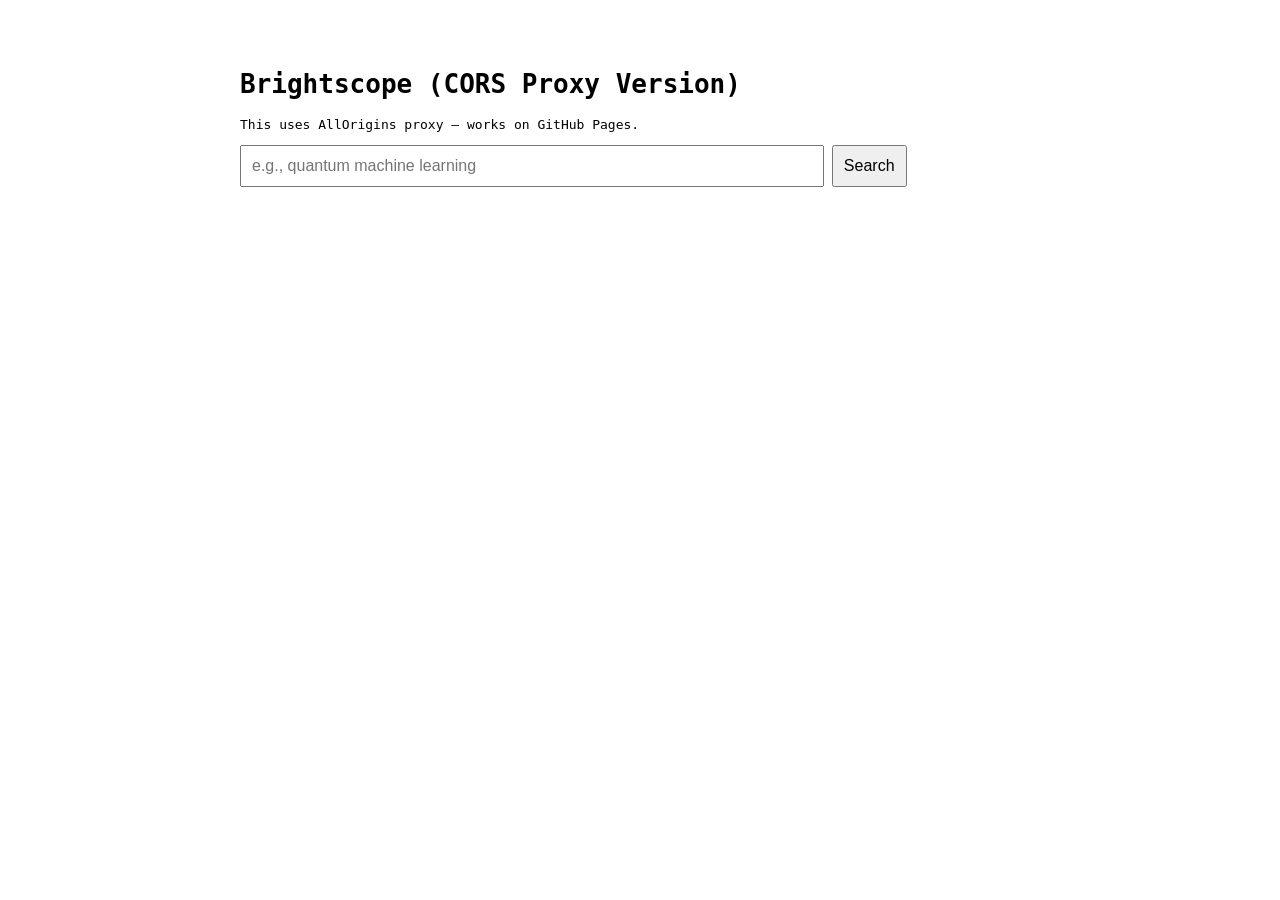
<file: cors-proxy.html>
<!DOCTYPE html>
<html>
<head>
    <title>Brightscope – CORS Proxy Fix</title>
    <style>
        body { font-family: monospace; max-width: 800px; margin: 2rem auto; padding: 20px; }
        input, button { padding: 10px; font-size: 1rem; }
        .result { border-bottom: 1px solid #ccc; margin: 1rem 0; }
    </style>
</head>
<body>
<h1> Brightscope (CORS Proxy Version)</h1>
<p>This uses AllOrigins proxy – works on GitHub Pages.</p>
<input type="text" id="query" placeholder="e.g., quantum machine learning" style="width: 70%;">
<button onclick="search()">Search</button>
<div id="results"></div>

<script>
async function search() {
    const q = document.getElementById('query').value.trim();
    if (!q) return;
    document.getElementById('results').innerHTML = 'Loading...';
    // Use AllOrigins proxy to fetch arXiv
    const proxy = 'https://api.allorigins.win/raw?url=';
    const arxivUrl = `https://export.arxiv.org/api/query?search_query=all:${encodeURIComponent(q)}&max_results=10`;
    try {
        const resp = await fetch(proxy + encodeURIComponent(arxivUrl));
        const text = await resp.text();
        const parser = new DOMParser();
        const xml = parser.parseFromString(text, 'text/xml');
        const entries = xml.querySelectorAll('entry');
        if (entries.length === 0) {
            document.getElementById('results').innerHTML = 'No results.';
            return;
        }
        let html = '';
        for (let entry of entries) {
            const title = entry.querySelector('title')?.textContent || 'No title';
            const link = entry.querySelector('id')?.textContent || '#';
            const summary = entry.querySelector('summary')?.textContent?.slice(0, 300) || '';
            html += `
                <div class="result">
                    <strong><a href="${link}" target="_blank">${escapeHtml(title)}</a></strong><br>
                    <small>${escapeHtml(summary)}...</small>
                </div>
            `;
        }
        document.getElementById('results').innerHTML = html;
    } catch(e) {
        document.getElementById('results').innerHTML = 'Error: ' + e.message;
    }
}
function escapeHtml(str) {
    return str.replace(/[&<>]/g, function(m) {
        if (m === '&') return '&amp;';
        if (m === '<') return '&lt;';
        if (m === '>') return '&gt;';
        return m;
    });
}
</script>
</body>
</html>
</file>
